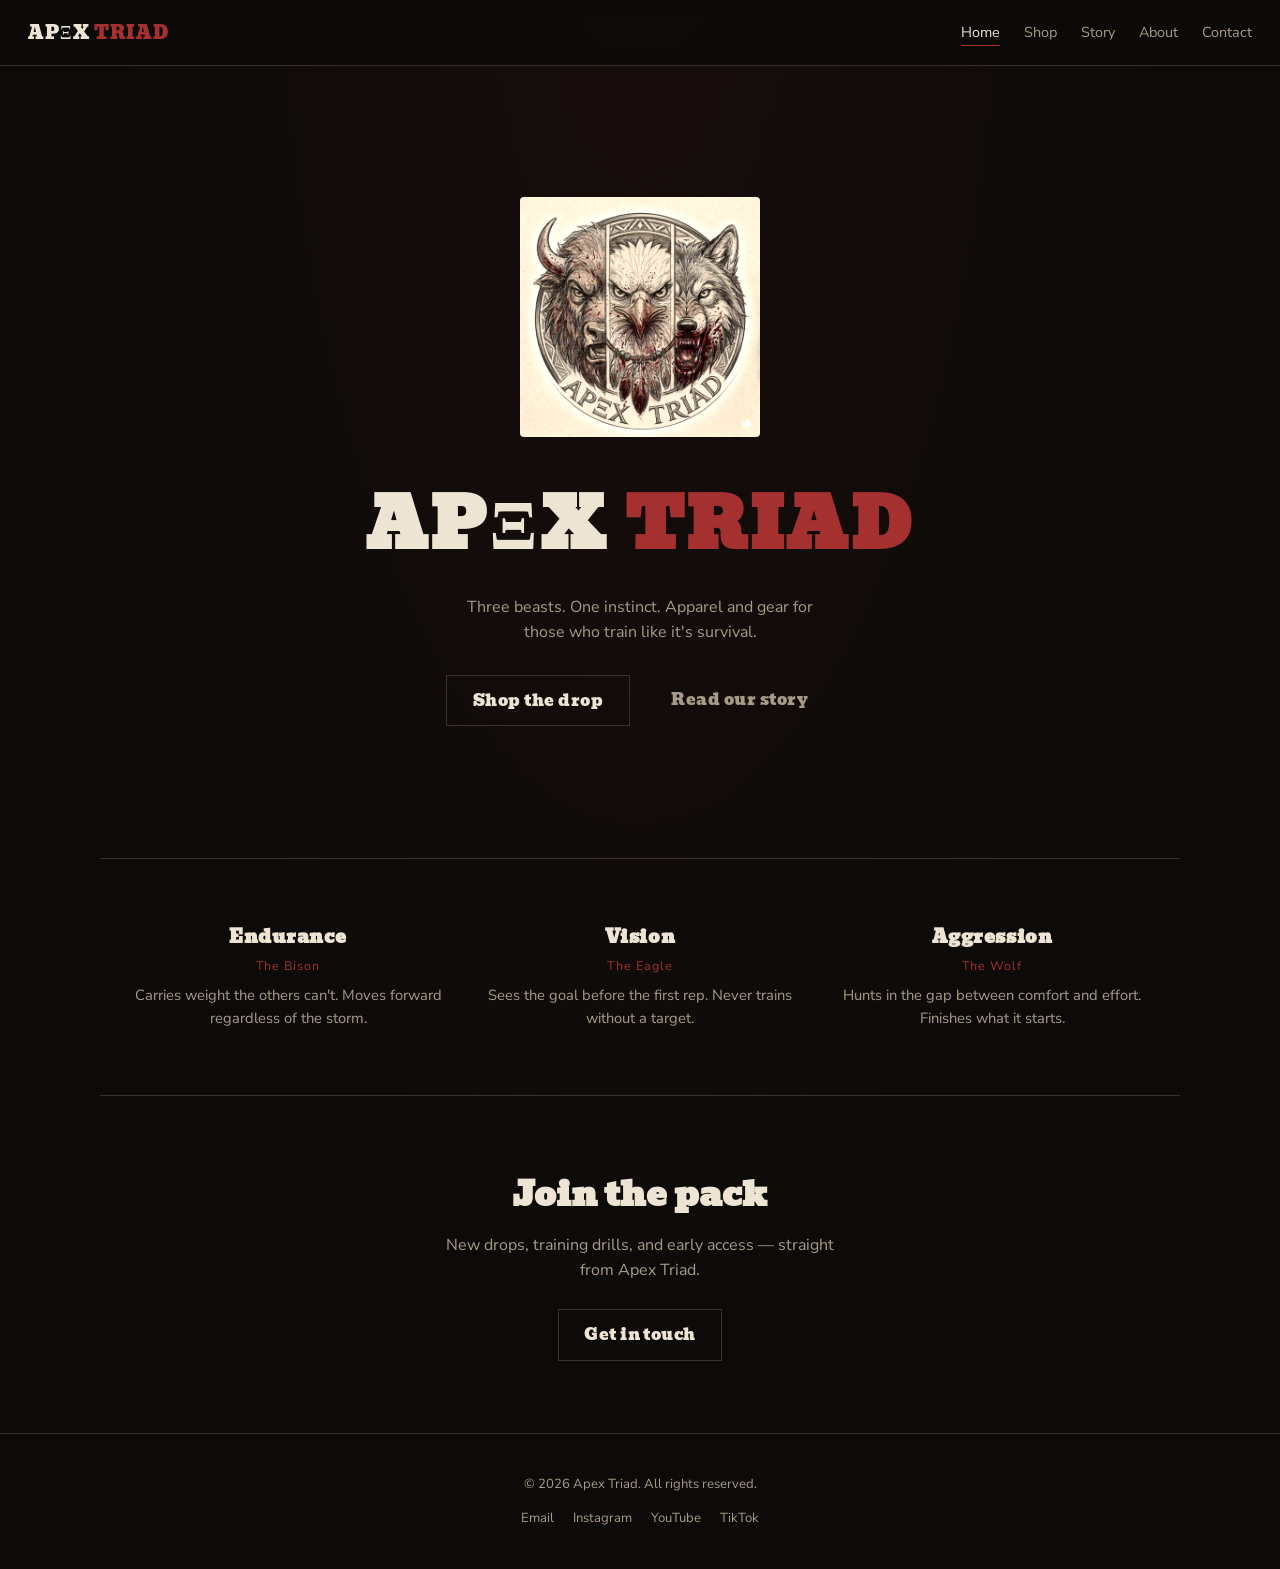
<file: index.html>
<!DOCTYPE html>
<html lang="en">
<head>
<meta charset="UTF-8">
<meta name="viewport" content="width=device-width, initial-scale=1.0">
<title>ApΞx Triad</title>
<link rel="preconnect" href="https://fonts.googleapis.com">
<link href="https://fonts.googleapis.com/css2?family=Bevan&family=Nunito+Sans:wght@400;600;700&display=swap" rel="stylesheet">
<link rel="stylesheet" href="style.css">
<style>
  .hero{
    min-height: 88svh;
    display: flex;
    flex-direction: column;
    align-items: center;
    justify-content: center;
    text-align: center;
    padding: 4rem 1.5rem;
  }

  .crest{
    width: min(240px, 55vw);
    border-radius: 4px;
    filter: sepia(0.15) contrast(1.05);
    opacity: 0;
    transform: scale(0.94);
    animation: rise 1.3s cubic-bezier(.16,.8,.24,1) forwards;
  }

  @keyframes rise{ to{ opacity: 1; transform: scale(1); } }

  .hero h1{
    margin-top: 2rem;
    font-size: clamp(2.4rem, 8vw, 4.4rem);
    letter-spacing: 0.05em;
    opacity: 0;
    animation: fadeUp 1s ease-out 0.4s forwards;
  }

  .hero h1 span{ color: var(--blood-bright); }

  .hero p{
    margin-top: 0.8rem;
    max-width: 36ch;
    color: var(--ink-dim);
    opacity: 0;
    animation: fadeUp 1s ease-out 0.7s forwards;
  }

  .hero-actions{
    margin-top: 1.8rem;
    display: flex;
    gap: 1rem;
    flex-wrap: wrap;
    justify-content: center;
    opacity: 0;
    animation: fadeUp 1s ease-out 0.9s forwards;
  }

  @keyframes fadeUp{
    from{ opacity: 0; transform: translateY(10px); }
    to{ opacity: 1; transform: translateY(0); }
  }

  .btn-ghost{
    display: inline-block;
    padding: 0.75rem 1.6rem;
    font-family: 'Bevan', serif;
    letter-spacing: 0.03em;
    color: var(--ink-dim);
    text-decoration: none;
    border-bottom: 1px solid transparent;
    transition: color 0.2s, border-color 0.2s;
  }

  .btn-ghost:hover{ color: var(--ink); border-color: var(--blood-bright); }

  .triad-grid{
    display: grid;
    grid-template-columns: repeat(3, 1fr);
    gap: 1.5rem;
    text-align: center;
  }

  .triad-item h3{
    font-family: 'Bevan', serif;
    font-size: 1.1rem;
    letter-spacing: 0.03em;
  }

  .triad-item .beast{
    display: block;
    font-size: 0.78rem;
    color: var(--blood-bright);
    letter-spacing: 0.08em;
    margin-top: 0.3rem;
  }

  .triad-item p{
    margin-top: 0.5rem;
    font-size: 0.92rem;
    color: var(--ink-dim);
  }

  @media (max-width: 620px){
    .triad-grid{ grid-template-columns: 1fr; gap: 2.2rem; }
  }

  .cta-band{
    text-align: center;
    padding: 4.5rem 1.5rem;
  }

  .cta-band h2{
    font-family: 'Bevan', serif;
    font-size: clamp(1.6rem, 4vw, 2.1rem);
    margin-bottom: 0.7rem;
  }

  .cta-band p{
    color: var(--ink-dim);
    max-width: 42ch;
    margin: 0 auto 1.6rem;
  }
</style>
</head>
<body>

  <nav>
    <a class="brand-mark" href="index.html">APΞX <span>TRIAD</span></a>
    <button class="nav-toggle" id="navToggle" aria-label="Menu">Menu</button>
    <ul class="nav-links" id="navLinks">
      <li><a href="index.html" class="active">Home</a></li>
      <li><a href="shop.html">Shop</a></li>
      <li><a href="story.html">Story</a></li>
      <li><a href="about.html">About</a></li>
      <li><a href="contact.html">Contact</a></li>
    </ul>
  </nav>

  <main>
    <div class="hero">
      <img class="crest" src="logo.jpg" alt="Apex Triad crest — bison, eagle, and wolf">
      <h1 class="display">APΞX <span>TRIAD</span></h1>
      <p>Three beasts. One instinct. Apparel and gear for those who train like it's survival.</p>
      <div class="hero-actions">
        <a class="btn" href="shop.html">Shop the drop</a>
        <a class="btn-ghost" href="story.html">Read our story</a>
      </div>
    </div>

    <div class="rule"></div>

    <section class="triad-grid">
      <div class="triad-item">
        <h3>Endurance</h3>
        <span class="beast">The Bison</span>
        <p>Carries weight the others can't. Moves forward regardless of the storm.</p>
      </div>
      <div class="triad-item">
        <h3>Vision</h3>
        <span class="beast">The Eagle</span>
        <p>Sees the goal before the first rep. Never trains without a target.</p>
      </div>
      <div class="triad-item">
        <h3>Aggression</h3>
        <span class="beast">The Wolf</span>
        <p>Hunts in the gap between comfort and effort. Finishes what it starts.</p>
      </div>
    </section>

    <div class="rule"></div>

    <div class="cta-band">
      <h2 class="display">Join the pack</h2>
      <p>New drops, training drills, and early access — straight from Apex Triad.</p>
      <a class="btn" href="contact.html">Get in touch</a>
    </div>
  </main>

  <footer>
    © <span id="year"></span> Apex Triad. All rights reserved.
    <div class="foot-links">
      <a href="mailto:apextriadfit@gmail.com">Email</a>
      <a href="https://instagram.com" target="_blank" rel="noopener">Instagram</a>
      <a href="https://youtube.com" target="_blank" rel="noopener">YouTube</a>
      <a href="https://tiktok.com" target="_blank" rel="noopener">TikTok</a>
    </div>
  </footer>

  <script>
    document.getElementById('year').textContent = new Date().getFullYear();
    const toggle = document.getElementById('navToggle');
    const links = document.getElementById('navLinks');
    toggle.addEventListener('click', () => links.classList.toggle('open'));
  </script>

</body>
</html>
</file>
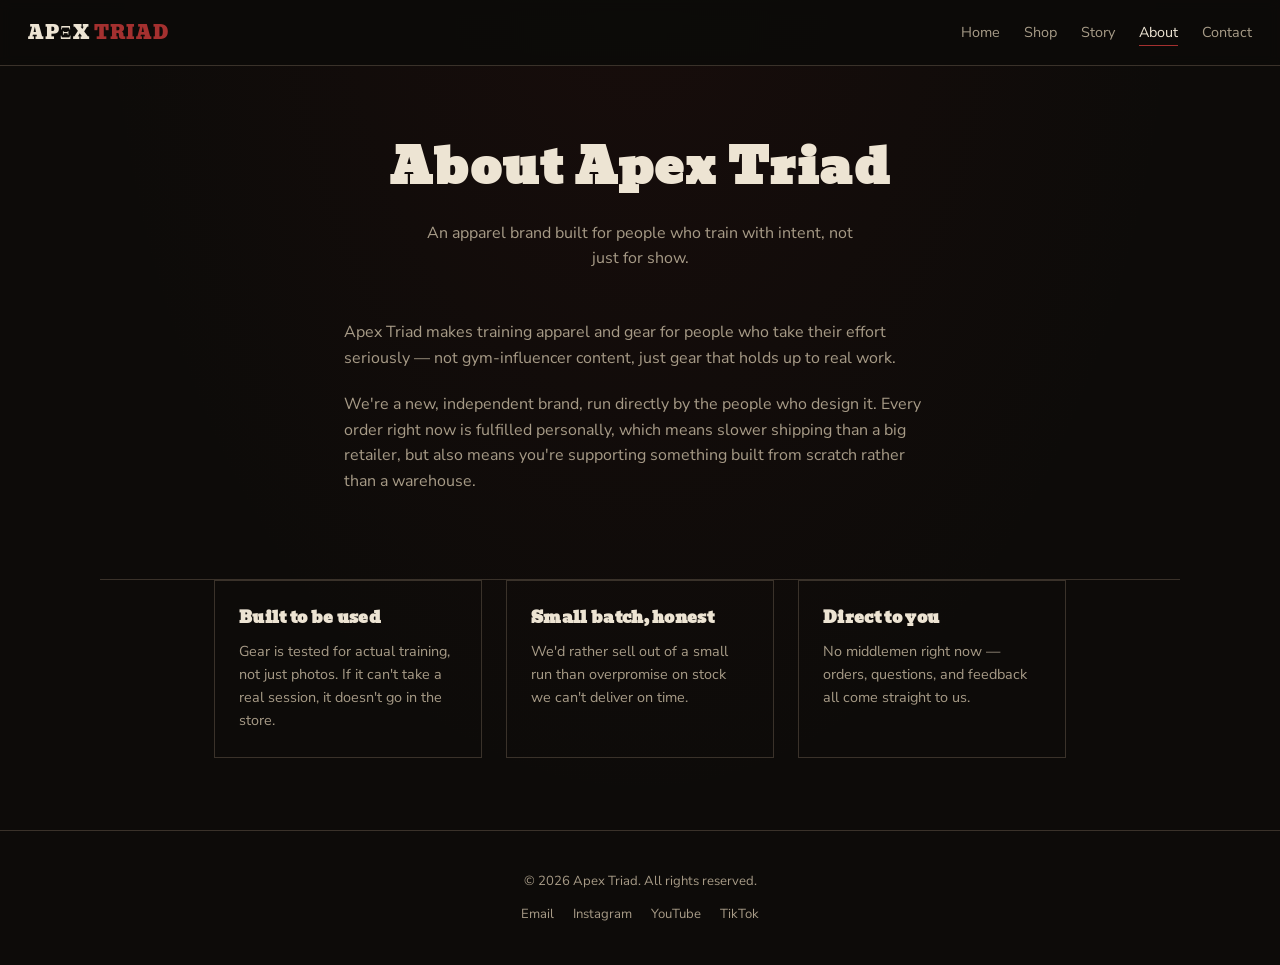
<file: about-1.html>
<!DOCTYPE html>
<html lang="en">
<head>
<meta charset="UTF-8">
<meta name="viewport" content="width=device-width, initial-scale=1.0">
<title>About — ApΞx Triad</title>
<link rel="preconnect" href="https://fonts.googleapis.com">
<link href="https://fonts.googleapis.com/css2?family=Bevan&family=Nunito+Sans:wght@400;600;700&display=swap" rel="stylesheet">
<link rel="stylesheet" href="style.css">
<style>
  .about-body{
    max-width: 640px;
    margin: 0 auto;
    padding: 0 1.5rem 4rem;
  }

  .about-body p{
    margin-bottom: 1.3rem;
    color: var(--ink-dim);
  }

  .about-body p strong{ color: var(--ink); }

  .values{
    max-width: 900px;
    margin: 0 auto;
    padding: 0 1.5rem 4.5rem;
    display: grid;
    grid-template-columns: repeat(3, 1fr);
    gap: 1.5rem;
  }

  .value-card{
    border: 1px solid var(--line);
    padding: 1.5rem;
  }

  .value-card h3{
    font-family: 'Bevan', serif;
    font-size: 1rem;
    letter-spacing: 0.02em;
    margin-bottom: 0.6rem;
  }

  .value-card p{
    font-size: 0.9rem;
    color: var(--ink-dim);
  }

  @media (max-width: 620px){
    .values{ grid-template-columns: 1fr; }
  }
</style>
</head>
<body>

  <nav>
    <a class="brand-mark" href="index.html">APΞX <span>TRIAD</span></a>
    <button class="nav-toggle" id="navToggle" aria-label="Menu">Menu</button>
    <ul class="nav-links" id="navLinks">
      <li><a href="index.html">Home</a></li>
      <li><a href="shop.html">Shop</a></li>
      <li><a href="story.html">Story</a></li>
      <li><a href="about.html" class="active">About</a></li>
      <li><a href="contact.html">Contact</a></li>
    </ul>
  </nav>

  <main>
    <div class="page-header">
      <h1 class="display">About Apex Triad</h1>
      <p>An apparel brand built for people who train with intent, not just for show.</p>
    </div>

    <div class="about-body">
      <p>Apex Triad makes training apparel and gear for people who take their effort seriously — not gym-influencer content, just gear that holds up to real work.</p>
      <p>We're a new, independent brand, run directly by the people who design it. Every order right now is fulfilled personally, which means slower shipping than a big retailer, but also means you're supporting something built from scratch rather than a warehouse.</p>
    </div>

    <div class="rule"></div>

    <div class="values">
      <div class="value-card">
        <h3>Built to be used</h3>
        <p>Gear is tested for actual training, not just photos. If it can't take a real session, it doesn't go in the store.</p>
      </div>
      <div class="value-card">
        <h3>Small batch, honest</h3>
        <p>We'd rather sell out of a small run than overpromise on stock we can't deliver on time.</p>
      </div>
      <div class="value-card">
        <h3>Direct to you</h3>
        <p>No middlemen right now — orders, questions, and feedback all come straight to us.</p>
      </div>
    </div>
  </main>

  <footer>
    © <span id="year"></span> Apex Triad. All rights reserved.
    <div class="foot-links">
      <a href="mailto:apextriadfit@gmail.com">Email</a>
      <a href="https://instagram.com" target="_blank" rel="noopener">Instagram</a>
      <a href="https://youtube.com" target="_blank" rel="noopener">YouTube</a>
      <a href="https://tiktok.com" target="_blank" rel="noopener">TikTok</a>
    </div>
  </footer>

  <script>
    document.getElementById('year').textContent = new Date().getFullYear();
    const toggle = document.getElementById('navToggle');
    const links = document.getElementById('navLinks');
    toggle.addEventListener('click', () => links.classList.toggle('open'));
  </script>

</body>
</html>
</file>
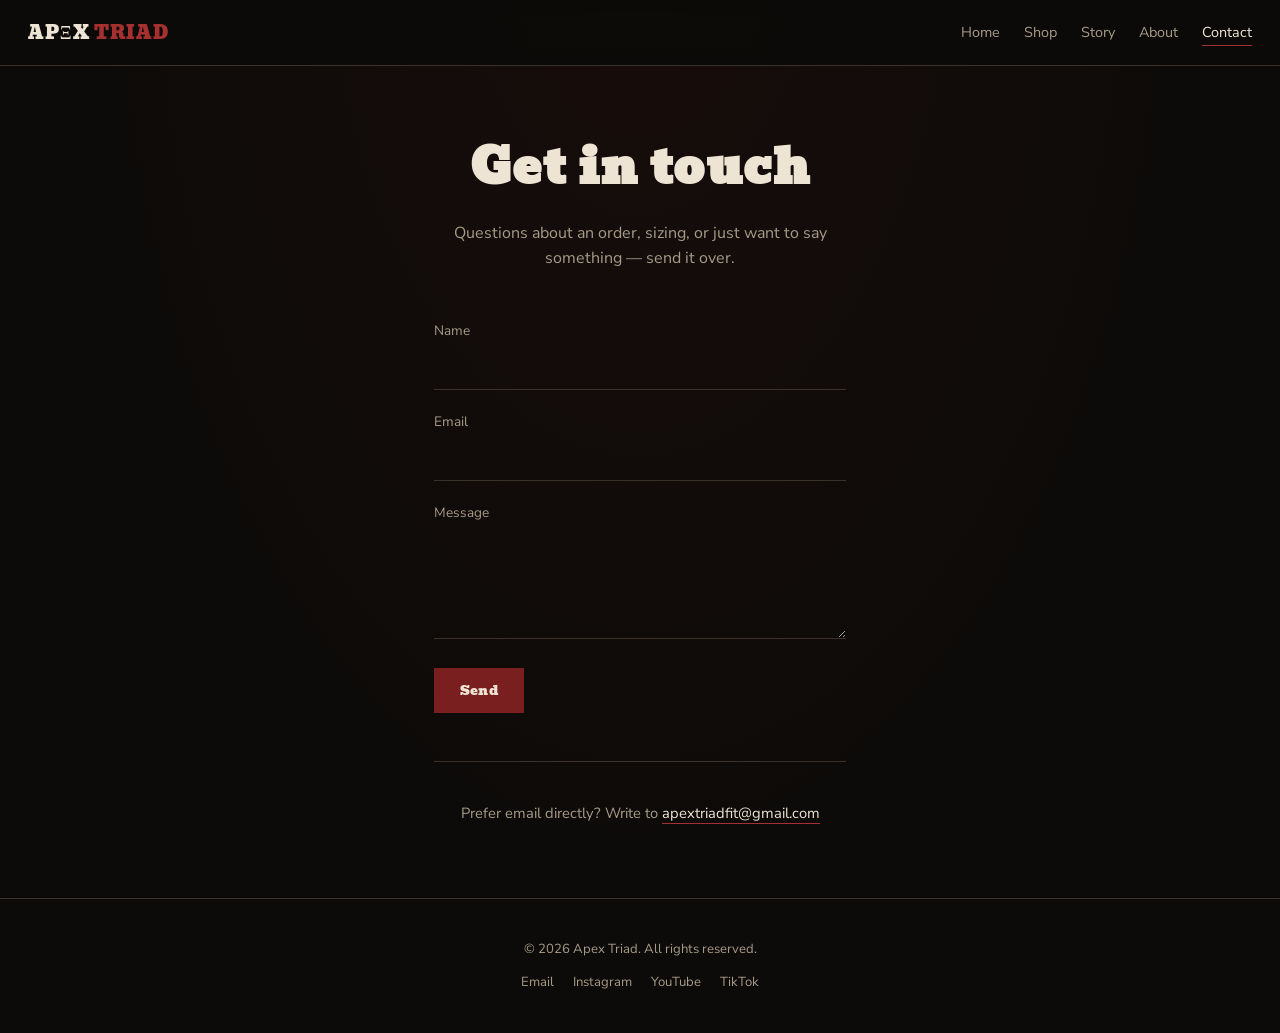
<file: contact-1.html>
<!DOCTYPE html>
<html lang="en">
<head>
<meta charset="UTF-8">
<meta name="viewport" content="width=device-width, initial-scale=1.0">
<title>Contact — ApΞx Triad</title>
<link rel="preconnect" href="https://fonts.googleapis.com">
<link href="https://fonts.googleapis.com/css2?family=Bevan&family=Nunito+Sans:wght@400;600;700&display=swap" rel="stylesheet">
<link rel="stylesheet" href="style.css">
<style>
  .contact-wrap{
    max-width: 460px;
    margin: 0 auto;
    padding: 0 1.5rem 4.5rem;
  }

  .contact-form{
    display: flex;
    flex-direction: column;
    gap: 1.3rem;
  }

  .field label{
    display: block;
    font-size: 0.85rem;
    color: var(--ink-dim);
    margin-bottom: 0.4rem;
  }

  .field input,
  .field textarea{
    width: 100%;
    background: transparent;
    border: none;
    border-bottom: 1px solid var(--line);
    color: var(--ink);
    font-family: 'Nunito Sans', sans-serif;
    font-size: 1rem;
    padding: 0.6rem 0.1rem;
    outline: none;
    transition: border-color 0.3s;
    resize: vertical;
  }

  .field input:focus,
  .field textarea:focus{ border-color: var(--blood-bright); }

  .contact-form button{
    align-self: flex-start;
    background: var(--blood);
    color: var(--ink);
    border: none;
    font-family: 'Bevan', serif;
    letter-spacing: 0.03em;
    padding: 0.75rem 1.6rem;
    cursor: pointer;
    transition: background 0.25s;
  }

  .contact-form button:hover{ background: var(--blood-bright); }

  .direct-line{
    text-align: center;
    margin-top: 3rem;
    padding-top: 2.5rem;
    border-top: 1px solid var(--line);
    color: var(--ink-dim);
    font-size: 0.92rem;
  }

  .direct-line a{
    color: var(--ink);
    text-decoration: none;
    border-bottom: 1px solid var(--blood-bright);
  }
</style>
</head>
<body>

  <nav>
    <a class="brand-mark" href="index.html">APΞX <span>TRIAD</span></a>
    <button class="nav-toggle" id="navToggle" aria-label="Menu">Menu</button>
    <ul class="nav-links" id="navLinks">
      <li><a href="index.html">Home</a></li>
      <li><a href="shop.html">Shop</a></li>
      <li><a href="story.html">Story</a></li>
      <li><a href="about.html">About</a></li>
      <li><a href="contact.html" class="active">Contact</a></li>
    </ul>
  </nav>

  <main>
    <div class="page-header">
      <h1 class="display">Get in touch</h1>
      <p>Questions about an order, sizing, or just want to say something — send it over.</p>
    </div>

    <div class="contact-wrap">
      <form class="contact-form" id="contactForm">
        <div class="field">
          <label for="name">Name</label>
          <input type="text" id="name" required>
        </div>
        <div class="field">
          <label for="email">Email</label>
          <input type="email" id="email" required>
        </div>
        <div class="field">
          <label for="message">Message</label>
          <textarea id="message" rows="4" required></textarea>
        </div>
        <button type="submit">Send</button>
      </form>

      <div class="direct-line">
        Prefer email directly? Write to <a href="mailto:apextriadfit@gmail.com">apextriadfit@gmail.com</a>
      </div>
    </div>
  </main>

  <footer>
    © <span id="year"></span> Apex Triad. All rights reserved.
    <div class="foot-links">
      <a href="mailto:apextriadfit@gmail.com">Email</a>
      <a href="https://instagram.com" target="_blank" rel="noopener">Instagram</a>
      <a href="https://youtube.com" target="_blank" rel="noopener">YouTube</a>
      <a href="https://tiktok.com" target="_blank" rel="noopener">TikTok</a>
    </div>
  </footer>

  <script>
    document.getElementById('year').textContent = new Date().getFullYear();
    const toggle = document.getElementById('navToggle');
    const links = document.getElementById('navLinks');
    toggle.addEventListener('click', () => links.classList.toggle('open'));

    document.getElementById('contactForm').addEventListener('submit', function(e){
      e.preventDefault();
      const name = document.getElementById('name').value;
      const email = document.getElementById('email').value;
      const message = document.getElementById('message').value;
      const subject = encodeURIComponent('Message from ' + name);
      const body = encodeURIComponent(message + '\n\nReply to: ' + email);
      window.location.href = 'mailto:apextriadfit@gmail.com?subject=' + subject + '&body=' + body;
    });
  </script>

</body>
</html>
</file>
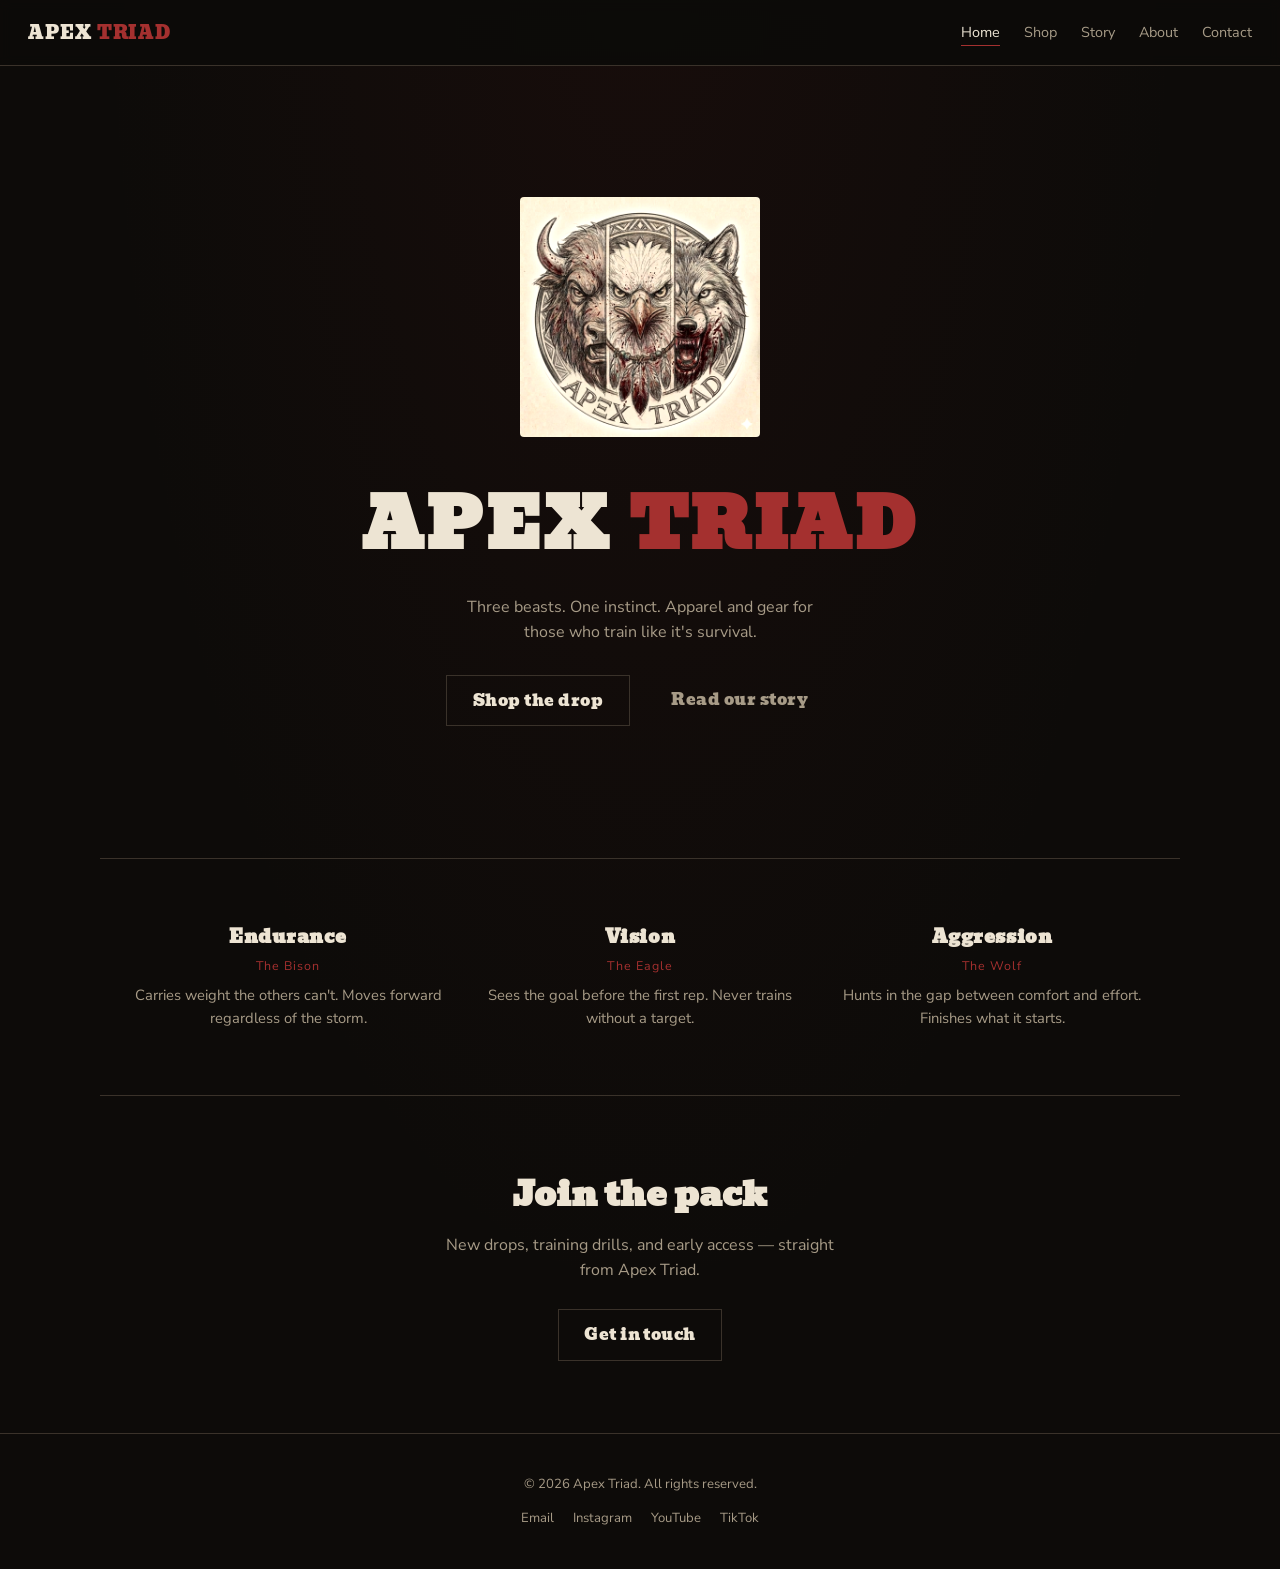
<file: home.html>
<!DOCTYPE html>
<html lang="en">
<head>
<meta charset="UTF-8">
<meta name="viewport" content="width=device-width, initial-scale=1.0">
<title>Apex Triad</title>
<link rel="preconnect" href="https://fonts.googleapis.com">
<link href="https://fonts.googleapis.com/css2?family=Bevan&family=Nunito+Sans:wght@400;600;700&display=swap" rel="stylesheet">
<link rel="stylesheet" href="style.css">
<style>
  .hero{
    min-height: 88svh;
    display: flex;
    flex-direction: column;
    align-items: center;
    justify-content: center;
    text-align: center;
    padding: 4rem 1.5rem;
  }

  .crest{
    width: min(240px, 55vw);
    border-radius: 4px;
    filter: sepia(0.15) contrast(1.05);
    opacity: 0;
    transform: scale(0.94);
    animation: rise 1.3s cubic-bezier(.16,.8,.24,1) forwards;
  }

  @keyframes rise{ to{ opacity: 1; transform: scale(1); } }

  .hero h1{
    margin-top: 2rem;
    font-size: clamp(2.4rem, 8vw, 4.4rem);
    letter-spacing: 0.05em;
    opacity: 0;
    animation: fadeUp 1s ease-out 0.4s forwards;
  }

  .hero h1 span{ color: var(--blood-bright); }

  .hero p{
    margin-top: 0.8rem;
    max-width: 36ch;
    color: var(--ink-dim);
    opacity: 0;
    animation: fadeUp 1s ease-out 0.7s forwards;
  }

  .hero-actions{
    margin-top: 1.8rem;
    display: flex;
    gap: 1rem;
    flex-wrap: wrap;
    justify-content: center;
    opacity: 0;
    animation: fadeUp 1s ease-out 0.9s forwards;
  }

  @keyframes fadeUp{
    from{ opacity: 0; transform: translateY(10px); }
    to{ opacity: 1; transform: translateY(0); }
  }

  .btn-ghost{
    display: inline-block;
    padding: 0.75rem 1.6rem;
    font-family: 'Bevan', serif;
    letter-spacing: 0.03em;
    color: var(--ink-dim);
    text-decoration: none;
    border-bottom: 1px solid transparent;
    transition: color 0.2s, border-color 0.2s;
  }

  .btn-ghost:hover{ color: var(--ink); border-color: var(--blood-bright); }

  .triad-grid{
    display: grid;
    grid-template-columns: repeat(3, 1fr);
    gap: 1.5rem;
    text-align: center;
  }

  .triad-item h3{
    font-family: 'Bevan', serif;
    font-size: 1.1rem;
    letter-spacing: 0.03em;
  }

  .triad-item .beast{
    display: block;
    font-size: 0.78rem;
    color: var(--blood-bright);
    letter-spacing: 0.08em;
    margin-top: 0.3rem;
  }

  .triad-item p{
    margin-top: 0.5rem;
    font-size: 0.92rem;
    color: var(--ink-dim);
  }

  @media (max-width: 620px){
    .triad-grid{ grid-template-columns: 1fr; gap: 2.2rem; }
  }

  .cta-band{
    text-align: center;
    padding: 4.5rem 1.5rem;
  }

  .cta-band h2{
    font-family: 'Bevan', serif;
    font-size: clamp(1.6rem, 4vw, 2.1rem);
    margin-bottom: 0.7rem;
  }

  .cta-band p{
    color: var(--ink-dim);
    max-width: 42ch;
    margin: 0 auto 1.6rem;
  }
</style>
</head>
<body>

  <nav>
    <a class="brand-mark" href="home.html">APEX <span>TRIAD</span></a>
    <button class="nav-toggle" id="navToggle" aria-label="Menu">Menu</button>
    <ul class="nav-links" id="navLinks">
      <li><a href="home.html" class="active">Home</a></li>
      <li><a href="shop.html">Shop</a></li>
      <li><a href="story.html">Story</a></li>
      <li><a href="about.html">About</a></li>
      <li><a href="contact.html">Contact</a></li>
    </ul>
  </nav>

  <main>
    <div class="hero">
      <img class="crest" src="logo.jpg" alt="Apex Triad crest — bison, eagle, and wolf">
      <h1 class="display">APEX <span>TRIAD</span></h1>
      <p>Three beasts. One instinct. Apparel and gear for those who train like it's survival.</p>
      <div class="hero-actions">
        <a class="btn" href="shop.html">Shop the drop</a>
        <a class="btn-ghost" href="story.html">Read our story</a>
      </div>
    </div>

    <div class="rule"></div>

    <section class="triad-grid">
      <div class="triad-item">
        <h3>Endurance</h3>
        <span class="beast">The Bison</span>
        <p>Carries weight the others can't. Moves forward regardless of the storm.</p>
      </div>
      <div class="triad-item">
        <h3>Vision</h3>
        <span class="beast">The Eagle</span>
        <p>Sees the goal before the first rep. Never trains without a target.</p>
      </div>
      <div class="triad-item">
        <h3>Aggression</h3>
        <span class="beast">The Wolf</span>
        <p>Hunts in the gap between comfort and effort. Finishes what it starts.</p>
      </div>
    </section>

    <div class="rule"></div>

    <div class="cta-band">
      <h2 class="display">Join the pack</h2>
      <p>New drops, training drills, and early access — straight from Apex Triad.</p>
      <a class="btn" href="contact.html">Get in touch</a>
    </div>
  </main>

  <footer>
    © <span id="year"></span> Apex Triad. All rights reserved.
    <div class="foot-links">
      <a href="mailto:apextriadfit@gmail.com">Email</a>
      <a href="https://instagram.com" target="_blank" rel="noopener">Instagram</a>
      <a href="https://youtube.com" target="_blank" rel="noopener">YouTube</a>
      <a href="https://tiktok.com" target="_blank" rel="noopener">TikTok</a>
    </div>
  </footer>

  <script>
    document.getElementById('year').textContent = new Date().getFullYear();
    const toggle = document.getElementById('navToggle');
    const links = document.getElementById('navLinks');
    toggle.addEventListener('click', () => links.classList.toggle('open'));
  </script>

</body>
</html>
</file>
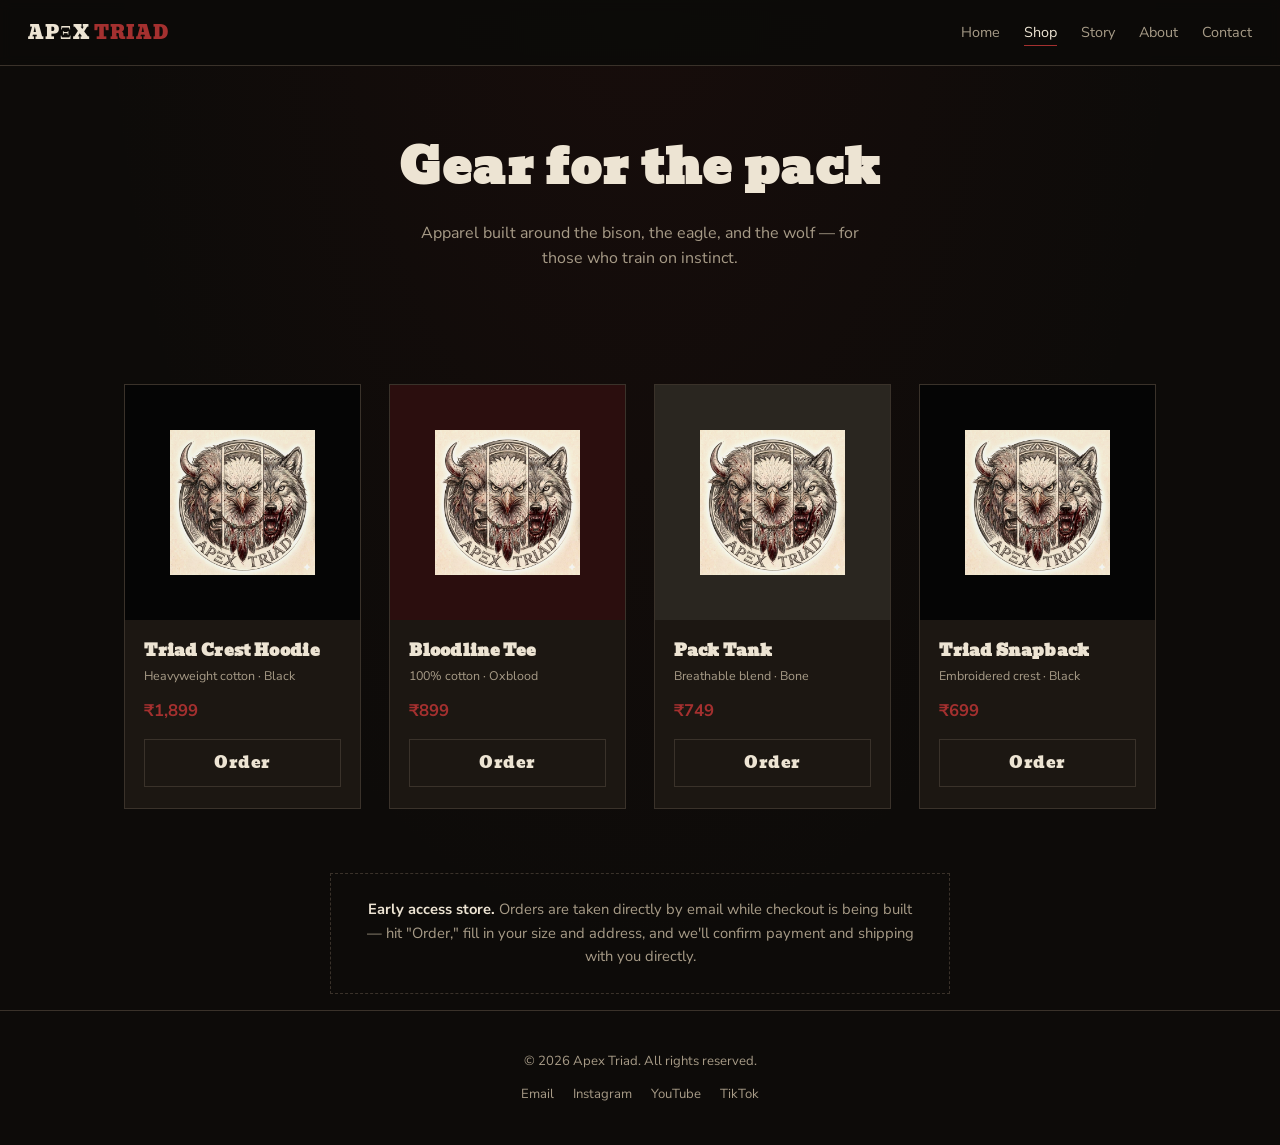
<file: shop-1.html>
<!DOCTYPE html>
<html lang="en">
<head>
<meta charset="UTF-8">
<meta name="viewport" content="width=device-width, initial-scale=1.0">
<title>Shop — ApΞx Triad</title>
<link rel="preconnect" href="https://fonts.googleapis.com">
<link href="https://fonts.googleapis.com/css2?family=Bevan&family=Nunito+Sans:wght@400;600;700&display=swap" rel="stylesheet">
<link rel="stylesheet" href="style.css">
<style>
  .shop-grid{
    display: grid;
    grid-template-columns: repeat(auto-fit, minmax(230px, 1fr));
    gap: 1.75rem;
  }

  .product{
    background: var(--bg-card);
    border: 1px solid var(--line);
    display: flex;
    flex-direction: column;
    overflow: hidden;
  }

  .product-art{
    aspect-ratio: 1;
    display: flex;
    align-items: center;
    justify-content: center;
  }

  .product-art img{
    width: 62%;
    filter: sepia(0.1) contrast(1.05);
    opacity: 0.95;
  }

  .swatch-black .product-art{ background: #050505; }
  .swatch-oxblood .product-art{ background: #2b0e0e; }
  .swatch-bone .product-art{ background: #2a2620; }

  .product-info{ padding: 1.1rem 1.2rem 1.3rem; }

  .product-info h3{
    font-family: 'Bevan', serif;
    font-size: 1rem;
    letter-spacing: 0.02em;
  }

  .product-info .tag{
    display: block;
    font-size: 0.78rem;
    color: var(--ink-dim);
    margin-top: 0.2rem;
  }

  .product-info .price{
    margin-top: 0.7rem;
    font-size: 1.05rem;
    color: var(--blood-bright);
    font-weight: 700;
  }

  .order-btn{
    margin-top: 0.9rem;
    width: 100%;
    background: transparent;
    border: 1px solid var(--line);
    color: var(--ink);
    font-family: 'Bevan', serif;
    letter-spacing: 0.03em;
    padding: 0.65rem;
    text-decoration: none;
    text-align: center;
    display: block;
    transition: border-color 0.25s, background 0.25s;
  }

  .order-btn:hover{ background: var(--blood); border-color: var(--blood); }

  .notice{
    max-width: 620px;
    margin: 0 auto 1rem;
    padding: 1.5rem 1.75rem;
    border: 1px dashed var(--line);
    text-align: center;
    color: var(--ink-dim);
    font-size: 0.92rem;
  }

  .notice strong{ color: var(--ink); }
</style>
</head>
<body>

  <nav>
    <a class="brand-mark" href="index.html">APΞX <span>TRIAD</span></a>
    <button class="nav-toggle" id="navToggle" aria-label="Menu">Menu</button>
    <ul class="nav-links" id="navLinks">
      <li><a href="index.html">Home</a></li>
      <li><a href="shop.html" class="active">Shop</a></li>
      <li><a href="story.html">Story</a></li>
      <li><a href="about.html">About</a></li>
      <li><a href="contact.html">Contact</a></li>
    </ul>
  </nav>

  <main>
    <div class="page-header">
      <h1 class="display">Gear for the pack</h1>
      <p>Apparel built around the bison, the eagle, and the wolf — for those who train on instinct.</p>
    </div>

    <section>
      <div class="shop-grid">

        <div class="product swatch-black">
          <div class="product-art"><img src="logo.jpg" alt="Apex Triad crest"></div>
          <div class="product-info">
            <h3>Triad Crest Hoodie</h3>
            <span class="tag">Heavyweight cotton · Black</span>
            <div class="price">₹1,899</div>
            <a class="order-btn" href="mailto:apextriadfit@gmail.com?subject=Order%20-%20Triad%20Crest%20Hoodie&body=Size%3A%0AQuantity%3A%0AShipping%20address%3A">Order</a>
          </div>
        </div>

        <div class="product swatch-oxblood">
          <div class="product-art"><img src="logo.jpg" alt="Apex Triad crest"></div>
          <div class="product-info">
            <h3>Bloodline Tee</h3>
            <span class="tag">100% cotton · Oxblood</span>
            <div class="price">₹899</div>
            <a class="order-btn" href="mailto:apextriadfit@gmail.com?subject=Order%20-%20Bloodline%20Tee&body=Size%3A%0AQuantity%3A%0AShipping%20address%3A">Order</a>
          </div>
        </div>

        <div class="product swatch-bone">
          <div class="product-art"><img src="logo.jpg" alt="Apex Triad crest"></div>
          <div class="product-info">
            <h3>Pack Tank</h3>
            <span class="tag">Breathable blend · Bone</span>
            <div class="price">₹749</div>
            <a class="order-btn" href="mailto:apextriadfit@gmail.com?subject=Order%20-%20Pack%20Tank&body=Size%3A%0AQuantity%3A%0AShipping%20address%3A">Order</a>
          </div>
        </div>

        <div class="product swatch-black">
          <div class="product-art"><img src="logo.jpg" alt="Apex Triad crest"></div>
          <div class="product-info">
            <h3>Triad Snapback</h3>
            <span class="tag">Embroidered crest · Black</span>
            <div class="price">₹699</div>
            <a class="order-btn" href="mailto:apextriadfit@gmail.com?subject=Order%20-%20Triad%20Snapback&body=Quantity%3A%0AShipping%20address%3A">Order</a>
          </div>
        </div>

      </div>
    </section>

    <div class="notice">
      <strong>Early access store.</strong> Orders are taken directly by email while checkout is being built — hit "Order," fill in your size and address, and we'll confirm payment and shipping with you directly.
    </div>
  </main>

  <footer>
    © <span id="year"></span> Apex Triad. All rights reserved.
    <div class="foot-links">
      <a href="mailto:apextriadfit@gmail.com">Email</a>
      <a href="https://instagram.com" target="_blank" rel="noopener">Instagram</a>
      <a href="https://youtube.com" target="_blank" rel="noopener">YouTube</a>
      <a href="https://tiktok.com" target="_blank" rel="noopener">TikTok</a>
    </div>
  </footer>

  <script>
    document.getElementById('year').textContent = new Date().getFullYear();
    const toggle = document.getElementById('navToggle');
    const links = document.getElementById('navLinks');
    toggle.addEventListener('click', () => links.classList.toggle('open'));
  </script>

</body>
</html>
</file>
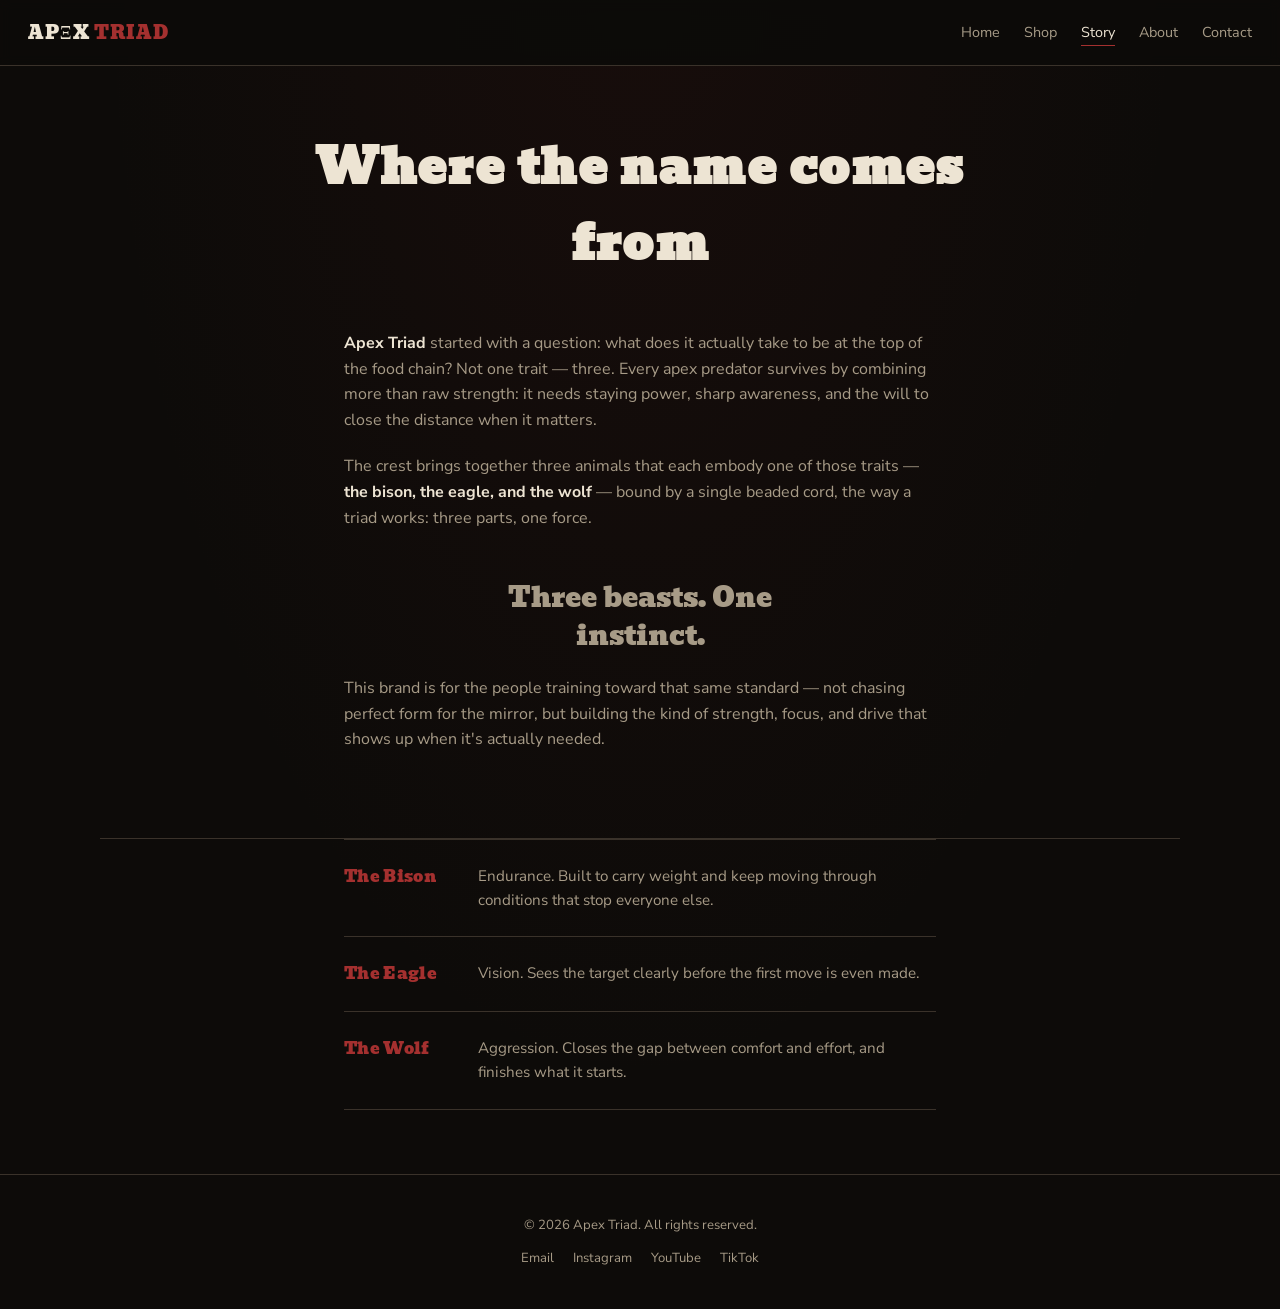
<file: story-1.html>
<!DOCTYPE html>
<html lang="en">
<head>
<meta charset="UTF-8">
<meta name="viewport" content="width=device-width, initial-scale=1.0">
<title>Story — ApΞx Triad</title>
<link rel="preconnect" href="https://fonts.googleapis.com">
<link href="https://fonts.googleapis.com/css2?family=Bevan&family=Nunito+Sans:wght@400;600;700&display=swap" rel="stylesheet">
<link rel="stylesheet" href="style.css">
<style>
  .story-body{
    max-width: 640px;
    margin: 0 auto;
    padding: 0 1.5rem 4rem;
  }

  .story-body p{
    margin-bottom: 1.3rem;
    color: var(--ink-dim);
  }

  .story-body p strong{ color: var(--ink); }

  .pull{
    font-family: 'Bevan', serif;
    font-size: clamp(1.3rem, 3.5vw, 1.7rem);
    color: var(--ink);
    text-align: center;
    max-width: 20ch;
    margin: 3rem auto;
    line-height: 1.4;
  }

  .beast-list{
    max-width: 640px;
    margin: 0 auto;
    padding: 0 1.5rem 4rem;
  }

  .beast-row{
    display: flex;
    gap: 1.5rem;
    padding: 1.5rem 0;
    border-top: 1px solid var(--line);
  }

  .beast-row:last-child{ border-bottom: 1px solid var(--line); }

  .beast-row .name{
    font-family: 'Bevan', serif;
    min-width: 110px;
    color: var(--blood-bright);
    letter-spacing: 0.02em;
  }

  .beast-row p{ color: var(--ink-dim); font-size: 0.95rem; }
</style>
</head>
<body>

  <nav>
    <a class="brand-mark" href="index.html">APΞX <span>TRIAD</span></a>
    <button class="nav-toggle" id="navToggle" aria-label="Menu">Menu</button>
    <ul class="nav-links" id="navLinks">
      <li><a href="index.html">Home</a></li>
      <li><a href="shop.html">Shop</a></li>
      <li><a href="story.html" class="active">Story</a></li>
      <li><a href="about.html">About</a></li>
      <li><a href="contact.html">Contact</a></li>
    </ul>
  </nav>

  <main>
    <div class="page-header">
      <h1 class="display">Where the name comes from</h1>
    </div>

    <div class="story-body">
      <p><strong>Apex Triad</strong> started with a question: what does it actually take to be at the top of the food chain? Not one trait — three. Every apex predator survives by combining more than raw strength: it needs staying power, sharp awareness, and the will to close the distance when it matters.</p>

      <p>The crest brings together three animals that each embody one of those traits — <strong>the bison, the eagle, and the wolf</strong> — bound by a single beaded cord, the way a triad works: three parts, one force.</p>

      <p class="pull">Three beasts. One instinct.</p>

      <p>This brand is for the people training toward that same standard — not chasing perfect form for the mirror, but building the kind of strength, focus, and drive that shows up when it's actually needed.</p>
    </div>

    <div class="rule"></div>

    <div class="beast-list">
      <div class="beast-row">
        <div class="name">The Bison</div>
        <p>Endurance. Built to carry weight and keep moving through conditions that stop everyone else.</p>
      </div>
      <div class="beast-row">
        <div class="name">The Eagle</div>
        <p>Vision. Sees the target clearly before the first move is even made.</p>
      </div>
      <div class="beast-row">
        <div class="name">The Wolf</div>
        <p>Aggression. Closes the gap between comfort and effort, and finishes what it starts.</p>
      </div>
    </div>
  </main>

  <footer>
    © <span id="year"></span> Apex Triad. All rights reserved.
    <div class="foot-links">
      <a href="mailto:apextriadfit@gmail.com">Email</a>
      <a href="https://instagram.com" target="_blank" rel="noopener">Instagram</a>
      <a href="https://youtube.com" target="_blank" rel="noopener">YouTube</a>
      <a href="https://tiktok.com" target="_blank" rel="noopener">TikTok</a>
    </div>
  </footer>

  <script>
    document.getElementById('year').textContent = new Date().getFullYear();
    const toggle = document.getElementById('navToggle');
    const links = document.getElementById('navLinks');
    toggle.addEventListener('click', () => links.classList.toggle('open'));
  </script>

</body>
</html>
</file>
<file: style.css>
:root{
  --bg-void: #0d0b09;
  --bg-panel: #17130f;
  --bg-card: #1c1712;
  --ink: #ede4d3;
  --ink-dim: #a79b87;
  --blood: #7a1f1f;
  --blood-bright: #a4302f;
  --line: #3a322a;
}

*{ box-sizing: border-box; margin:0; padding:0; }

html{ scroll-behavior: smooth; }

body{
  background: var(--bg-void);
  color: var(--ink);
  font-family: 'Nunito Sans', sans-serif;
  line-height: 1.6;
  -webkit-font-smoothing: antialiased;
  background-image: radial-gradient(ellipse at 50% -10%, rgba(122,31,31,0.10), transparent 60%);
  min-height: 100vh;
  display: flex;
  flex-direction: column;
}

main{ flex: 1; }

.display{ font-family: 'Bevan', serif; }
a{ color: inherit; }

@media (prefers-reduced-motion: reduce){
  *{ animation: none !important; transition: none !important; }
}

/* ---------- Nav ---------- */

nav{
  display: flex;
  align-items: center;
  justify-content: space-between;
  padding: 1.1rem 1.75rem;
  border-bottom: 1px solid var(--line);
  position: sticky;
  top: 0;
  background: rgba(13,11,9,0.92);
  backdrop-filter: blur(6px);
  z-index: 10;
}

.brand-mark{
  font-family: 'Bevan', serif;
  font-size: 1.15rem;
  letter-spacing: 0.05em;
  text-decoration: none;
}

.brand-mark span{ color: var(--blood-bright); }

.nav-links{
  display: flex;
  gap: 1.5rem;
  font-size: 0.9rem;
  color: var(--ink-dim);
  list-style: none;
}

.nav-links a{ text-decoration: none; transition: color 0.2s; }
.nav-links a:hover{ color: var(--ink); }
.nav-links a.active{ color: var(--ink); border-bottom: 1px solid var(--blood-bright); padding-bottom: 3px; }

.nav-toggle{
  display: none;
  background: none;
  border: 1px solid var(--line);
  color: var(--ink);
  font-size: 0.85rem;
  padding: 0.4rem 0.7rem;
  cursor: pointer;
}

@media (max-width: 640px){
  .nav-links{
    position: absolute;
    top: 100%;
    left: 0;
    right: 0;
    background: var(--bg-void);
    border-bottom: 1px solid var(--line);
    flex-direction: column;
    padding: 1rem 1.75rem;
    gap: 1rem;
    display: none;
  }
  .nav-links.open{ display: flex; }
  .nav-toggle{ display: block; }
}

/* ---------- Shared page header ---------- */

.page-header{
  text-align: center;
  padding: 4rem 1.5rem 3rem;
  max-width: 700px;
  margin: 0 auto;
}

.page-header h1{
  font-size: clamp(2rem, 6vw, 3rem);
  letter-spacing: 0.03em;
}

.page-header p{
  margin-top: 0.9rem;
  color: var(--ink-dim);
  max-width: 44ch;
  margin-left: auto;
  margin-right: auto;
}

.rule{
  height: 1px;
  background: var(--line);
  max-width: 1080px;
  margin: 0 auto;
}

section{
  padding: 4rem 1.5rem;
  max-width: 1080px;
  margin: 0 auto;
}

/* ---------- Buttons ---------- */

.btn{
  display: inline-block;
  border: 1px solid var(--line);
  color: var(--ink);
  font-family: 'Bevan', serif;
  letter-spacing: 0.03em;
  padding: 0.75rem 1.6rem;
  text-decoration: none;
  transition: background 0.25s, border-color 0.25s;
}

.btn:hover{
  background: var(--blood);
  border-color: var(--blood);
}

/* ---------- Footer ---------- */

footer{
  text-align: center;
  padding: 2.5rem 1.5rem;
  border-top: 1px solid var(--line);
  color: var(--ink-dim);
  font-size: 0.82rem;
}

footer .foot-links{
  margin-top: 0.8rem;
  display: flex;
  justify-content: center;
  gap: 1.2rem;
  flex-wrap: wrap;
}

footer .foot-links a{ text-decoration: none; color: var(--ink-dim); }
footer .foot-links a:hover{ color: var(--ink); }
</file>
